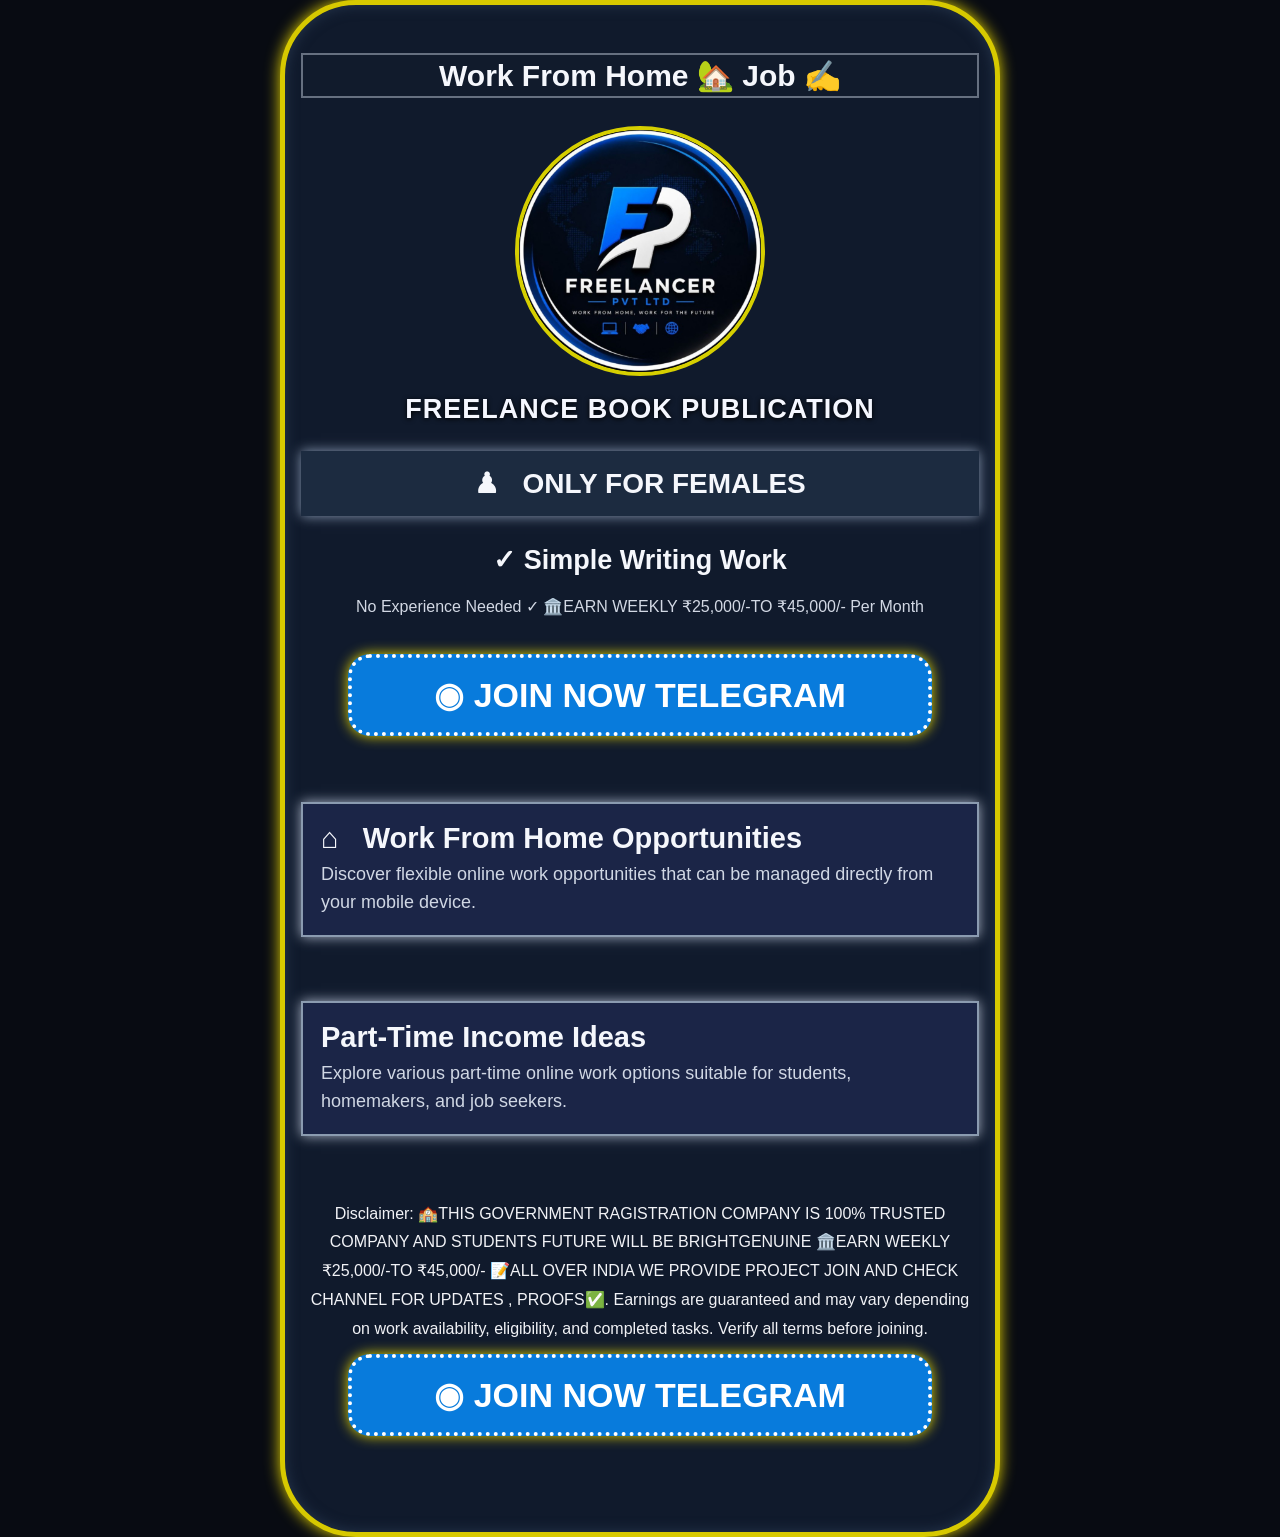
<file: index.html>
<!DOCTYPE html>
<html lang="en">
<head>
<meta charset="UTF-8"><meta name="viewport" content="width=device-width, initial-scale=1.0">
<meta name="theme-color" content="#101a2c">
<title>Freelance Book Publication | Work From Home🏡 Job</title>
<style>
*{box-sizing:border-box} body{margin:0;background:#080b12;color:#f5f7fc;font-family:Arial,Helvetica,sans-serif}
.page{width:min(100%,720px);min-height:100vh;margin:0 auto;padding:26px 16px 30px;background:#101a2c;border:5px solid #d7c900;border-radius:76px;box-shadow:0 0 15px #e6d400, inset 0 0 14px #26364d}
.top{border:2px solid #667080;background:#111b2c;text-align:center;font-size:clamp(20px,4.5vw,30px);font-weight:700;padding:3px;margin:22px 0 28px}
.brand{display:block;width:clamp(170px,42vw,250px);height:clamp(170px,42vw,250px);object-fit:cover;border-radius:50%;margin:0 auto 18px;border:4px solid #d6cf00;background:white}
.brand-name{text-align:center;font-weight:800;font-size:clamp(18px,4.5vw,27px);color:#f5f7ff;letter-spacing:1px;margin:0 0 26px;text-shadow:0 1px 5px #000}
.female{margin:0 0 28px;background:#1c2b40;text-align:center;padding:16px 8px;font-size:clamp(20px,4.5vw,28px);font-weight:800;box-shadow:0 0 12px #8b9cb5}
.work{text-align:center;font-size:clamp(20px,4.2vw,27px);font-weight:700;margin:0 0 18px}
.sub{text-align:center;color:#d2d8e4;font-size:16px;line-height:1.6;margin:0 0 34px}
.join{display:block;text-decoration:none;text-align:center;background:#087bdc;color:white;border:4px dotted #fff;border-radius:22px;padding:16px 8px;margin:0 auto 66px;width:86%;font-size:clamp(20px,5vw,34px);font-weight:800;box-shadow:0 0 13px #e4d600;line-height:1.25}
.info{background:#1b2547;border:2px solid #8b9bb0;box-shadow:0 0 12px #aab4c7;padding:18px;margin:0 0 64px}
.info h2{font-size:clamp(21px,4.5vw,29px);margin:0 0 6px} .info p{font-size:18px;line-height:1.55;color:#d0d7e4;margin:0}
.disclaimer{font-size:16px;line-height:1.8;text-align:center;margin:0 0 10px;color:#f1f2f6}
@media(max-width:420px){.page{border-radius:55px;padding:22px 12px 26px}.join{width:90%;margin-bottom:52px}.info{margin-bottom:48px}}
</style></head>
<body><main class="page">
<div class="top">Work From Home 🏡 Job ✍️</div>
<img class="brand" src="[data-uri]" alt="Freelancer Pvt Ltd logo">
<div class="brand-name">FREELANCE BOOK PUBLICATION</div>
<div class="female">♟ &nbsp; ONLY FOR FEMALES</div>
<div class="work">✓ Simple Writing Work</div>
<p class="sub">No Experience Needed ✓ 🏛️EARN WEEKLY ₹25,000/-TO ₹45,000/-
  Per Month</p>
<a class="join" href="https://t.me/+rKOI4n7TXvplZWJl" target="_blank" rel="noopener">◉ JOIN NOW TELEGRAM</a>
<section class="info"><h2>⌂ &nbsp; Work From Home Opportunities</h2><p>Discover flexible online work opportunities that can be managed directly from your mobile device.</p></section>
<section class="info"><h2>Part-Time Income Ideas</h2><p>Explore various part-time online work options suitable for students, homemakers, and job seekers.</p></section>
<p class="disclaimer">Disclaimer: 🏫THIS GOVERNMENT RAGISTRATION COMPANY IS 100% TRUSTED COMPANY AND STUDENTS FUTURE WILL BE BRIGHTGENUINE 
🏛️EARN WEEKLY ₹25,000/-TO ₹45,000/-
📝ALL OVER INDIA WE PROVIDE PROJECT
JOIN AND CHECK CHANNEL  FOR UPDATES , PROOFS✅. Earnings are guaranteed and may vary depending on work availability, eligibility, and completed tasks. Verify all terms before joining.</p>
  <a class="join" href="https://t.me/+rKOI4n7TXvplZWJl" target="_blank" rel="noopener">◉ JOIN NOW TELEGRAM</a>
</main></body></html>
</file>
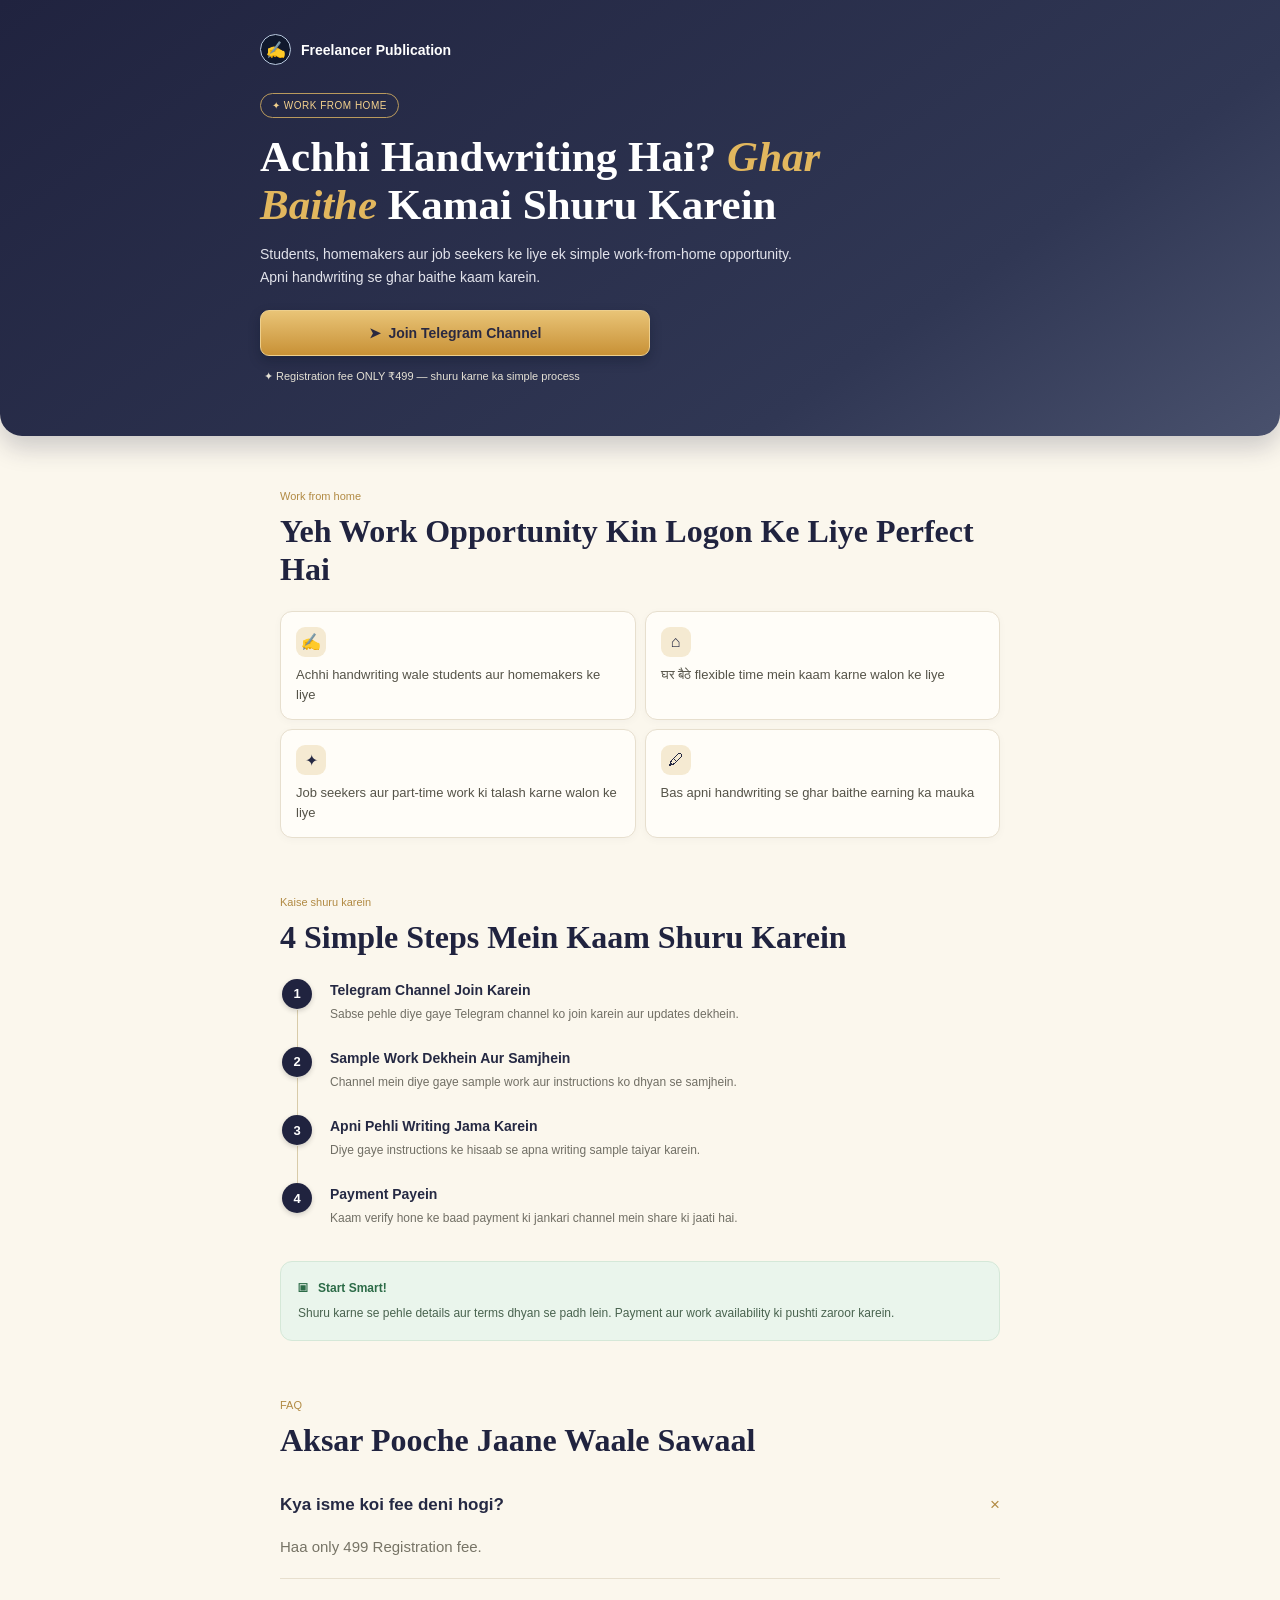
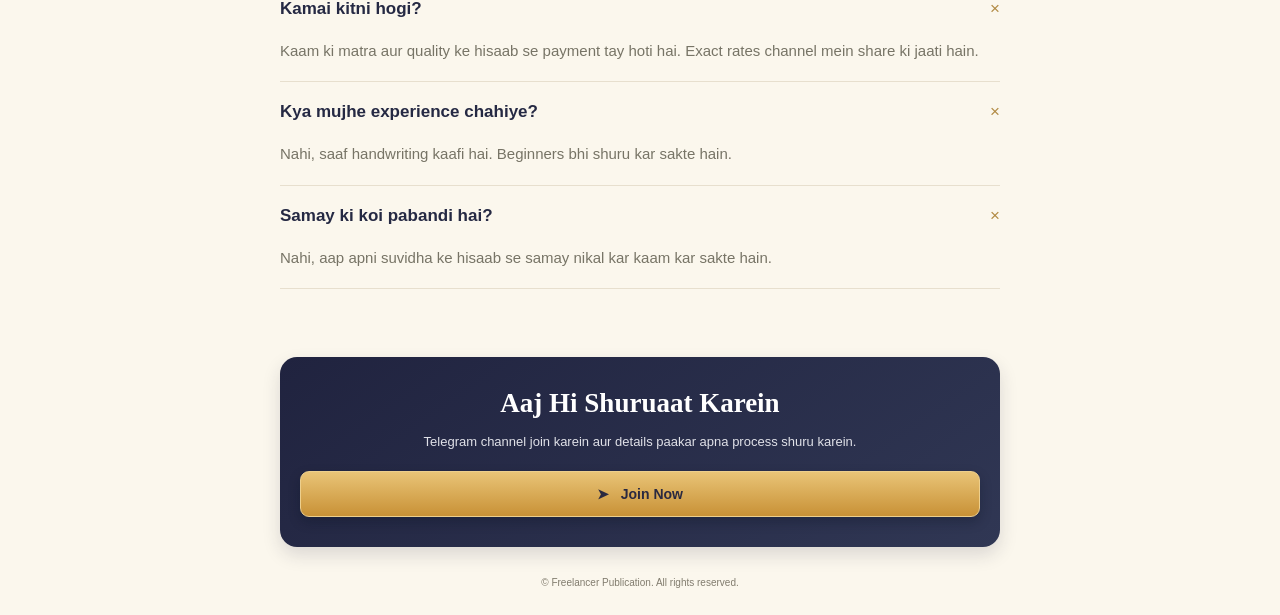
<file: index(4).html>
<!DOCTYPE html>
<html lang="hi">
<head>
<meta charset="UTF-8">
<meta name="viewport" content="width=device-width, initial-scale=1.0">
<meta name="theme-color" content="#20233f">
<title>Freelancer Publication</title>
<style>
:root{--navy:#20233f;--navy2:#303653;--gold:#d6a64e;--cream:#fbf7ed;--ink:#252943;--muted:#777466;--line:#e7dfce;--green:#eaf5ec}
*{box-sizing:border-box}
html{scroll-behavior:smooth}
body{margin:0;background:var(--cream);color:var(--ink);font-family:Georgia,"Times New Roman",serif}
a{color:inherit;text-decoration:none}
.hero{background:linear-gradient(145deg,#20233f 0%,#303754 72%,#49516d 100%);color:#fff;padding:26px 22px 38px;border-radius:0 0 22px 22px;box-shadow:0 12px 25px #20233f35}
.nav{display:flex;align-items:center;gap:10px;font:600 14px Arial,sans-serif;margin-bottom:28px}
.logo{width:31px;height:31px;border-radius:50%;background:#10182d;border:1px solid #b9c9df;display:grid;place-items:center;font-size:16px}
.pill{display:inline-block;border:1px solid #b99a5d;color:#f3d18d;border-radius:20px;padding:6px 11px;font:10px Arial,sans-serif;letter-spacing:.5px;margin-bottom:15px}
h1{font-size:clamp(29px,7vw,43px);line-height:1.12;margin:0 0 14px;font-weight:700;max-width:600px}
h1 em{color:#e2b75e}
.lead{font:14px/1.65 Arial,sans-serif;color:#e2e3eb;max-width:560px;margin:0 0 20px}
.btn{display:block;text-align:center;background:linear-gradient(#e9c477,#c89136);color:#2a2940;border:1px solid #edcf8d;border-radius:9px;padding:14px 18px;font:700 14px Arial,sans-serif;box-shadow:0 5px 12px #080d1c45}
.subnote{font:11px/1.5 Arial,sans-serif;color:#e5e1d5;margin:12px 4px 0}
main{max-width:760px;margin:auto;padding:0 20px}
section{padding:54px 0 4px}
.eyebrow{font:11px Arial,sans-serif;color:#b18a43;margin-bottom:10px}
h2{font-size:clamp(24px,5vw,32px);line-height:1.2;margin:0 0 22px;color:var(--navy)}
.benefits{display:grid;gap:9px}
.benefit{background:#fffdf8;border:1px solid var(--line);border-radius:12px;padding:15px 15px 14px;box-shadow:0 2px 8px #29233b08}
.benefit .ico{width:30px;height:30px;border-radius:9px;background:#f5ead2;display:grid;place-items:center;margin-bottom:8px}
.benefit p{font:13px/1.55 Arial,sans-serif;margin:0;color:#555348}
.steps{position:relative;padding-left:2px}
.step{display:grid;grid-template-columns:36px 1fr;gap:12px;position:relative;padding:0 0 23px}
.step:not(:last-child):after{content:"";position:absolute;left:15px;top:31px;bottom:0;border-left:1px solid #d8cba9}
.num{z-index:1;width:30px;height:30px;border-radius:50%;background:var(--navy);color:#fff;display:grid;place-items:center;font:700 13px Arial,sans-serif;box-shadow:0 2px 5px #2223}
.step h3{font:700 14px Arial,sans-serif;margin:3px 0 7px}
.step p{font:12px/1.6 Arial,sans-serif;color:#716f65;margin:0}
.payment{margin-top:10px;background:var(--green);border:1px solid #d5e8d8;border-radius:12px;padding:17px;font:12px/1.6 Arial,sans-serif;color:#49634f}
.payment strong{display:block;color:#2c6b47;margin:0 0 5px}
.faq{padding-bottom:38px}
.faq h2{margin-bottom:34px}
.faq-item{border-bottom:1px solid var(--line);padding:0 0 18px;margin-bottom:18px}
.faq-q{width:100%;border:0;background:transparent;padding:0;display:flex;justify-content:space-between;gap:12px;text-align:left;color:var(--ink);font:700 17px/1.4 Arial,sans-serif;cursor:pointer}
.faq-q span:last-child{color:#b18a43;font-weight:400}
.faq-a{font:15px/1.65 Arial,sans-serif;color:#777466;margin:18px 0 0;display:none}
.faq-item.open .faq-a{display:block}
.cta{margin:12px 0 28px;padding:30px 20px;background:linear-gradient(145deg,#20233f,#303754);border-radius:17px;color:#fff;text-align:center;box-shadow:0 8px 18px #20233f25}
.cta h2{color:#fff;margin:0 0 12px;font-size:27px}
.cta p{font:13px/1.6 Arial,sans-serif;color:#e0e1e8;margin:0 0 18px}
footer{text-align:center;padding:0 10px 24px;color:#817c6e;font:10px/1.6 Arial,sans-serif}
@media(min-width:650px){.hero{padding:34px max(7vw,32px) 52px}.hero-inner{max-width:760px;margin:auto}.benefits{grid-template-columns:1fr 1fr}.hero .btn{max-width:390px}}
</style>
</head>
<body>
<header class="hero"><div class="hero-inner">
  <div class="nav"><div class="logo">✍</div><span>Freelancer Publication</span></div>
  <div class="pill">✦ WORK FROM HOME</div>
  <h1>Achhi Handwriting Hai? <em>Ghar Baithe</em> Kamai Shuru Karein</h1>
  <p class="lead">Students, homemakers aur job seekers ke liye ek simple work-from-home opportunity. Apni handwriting se ghar baithe kaam karein.</p>
  <a class="btn telegram-link" href="#join">➤ &nbsp;Join Telegram Channel</a>
  <p class="subnote">✦ Registration fee ONLY ₹499 — shuru karne ka simple process</p>
</div></header>

<main>
<section>
  <div class="eyebrow">Work from home</div>
  <h2>Yeh Work Opportunity Kin Logon Ke Liye Perfect Hai</h2>
  <div class="benefits">
    <article class="benefit"><div class="ico">✍️</div><p>Achhi handwriting wale students aur homemakers ke liye</p></article>
    <article class="benefit"><div class="ico">⌂</div><p> घर बैठे flexible time mein kaam karne walon ke liye</p></article>
    <article class="benefit"><div class="ico">✦</div><p>Job seekers aur part-time work ki talash karne walon ke liye</p></article>
    <article class="benefit"><div class="ico">🖊</div><p>Bas apni handwriting se ghar baithe earning ka mauka</p></article>
  </div>
</section>

<section>
  <div class="eyebrow">Kaise shuru karein</div>
  <h2>4 Simple Steps Mein Kaam Shuru Karein</h2>
  <div class="steps">
    <div class="step"><div class="num">1</div><div><h3>Telegram Channel Join Karein</h3><p>Sabse pehle diye gaye Telegram channel ko join karein aur updates dekhein.</p></div></div>
    <div class="step"><div class="num">2</div><div><h3>Sample Work Dekhein Aur Samjhein</h3><p>Channel mein diye gaye sample work aur instructions ko dhyan se samjhein.</p></div></div>
    <div class="step"><div class="num">3</div><div><h3>Apni Pehli Writing Jama Karein</h3><p>Diye gaye instructions ke hisaab se apna writing sample taiyar karein.</p></div></div>
    <div class="step"><div class="num">4</div><div><h3>Payment Payein</h3><p>Kaam verify hone ke baad payment ki jankari channel mein share ki jaati hai.</p></div></div>
  </div>
  <div class="payment"><strong>▣ &nbsp; Start Smart!</strong>Shuru karne se pehle details aur terms dhyan se padh lein. Payment aur work availability ki pushti zaroor karein.</div>
</section>

<section class="faq">
  <div class="eyebrow">FAQ</div>
  <h2>Aksar Pooche Jaane Waale Sawaal</h2>
  <div class="faq-item open"><button class="faq-q" aria-expanded="true">Kya isme koi fee deni hogi?<span>×</span></button><p class="faq-a">Haa only 499 Registration fee.</p></div>
  <div class="faq-item open"><button class="faq-q" aria-expanded="true">Kamai kitni hogi?<span>×</span></button><p class="faq-a">Kaam ki matra aur quality ke hisaab se payment tay hoti hai. Exact rates channel mein share ki jaati hain.</p></div>
  <div class="faq-item open"><button class="faq-q" aria-expanded="true">Kya mujhe experience chahiye?<span>×</span></button><p class="faq-a">Nahi, saaf handwriting kaafi hai. Beginners bhi shuru kar sakte hain.</p></div>
  <div class="faq-item open"><button class="faq-q" aria-expanded="true">Samay ki koi pabandi hai?<span>×</span></button><p class="faq-a">Nahi, aap apni suvidha ke hisaab se samay nikal kar kaam kar sakte hain.</p></div>
</section>

<section class="cta" id="join">
  <h2>Aaj Hi Shuruaat Karein</h2>
  <p>Telegram channel join karein aur details paakar apna process shuru karein.</p>
  <a class="btn telegram-link" href="#join">➤ &nbsp; Join Now</a>
</section>
</main>
<footer>© Freelancer Publication. All rights reserved.</footer>
<script>
document.querySelectorAll('.faq-q').forEach(button=>{
  button.addEventListener('click',()=>{
    const item=button.closest('.faq-item');
    item.classList.toggle('open');
    const expanded=item.classList.contains('open');
    button.setAttribute('aria-expanded',String(expanded));
    button.querySelector('span').textContent=expanded?'×':'+';
  });
});
// Add the original Telegram channel URL to both buttons before publishing.
</script>
</body>
</html>
</file>
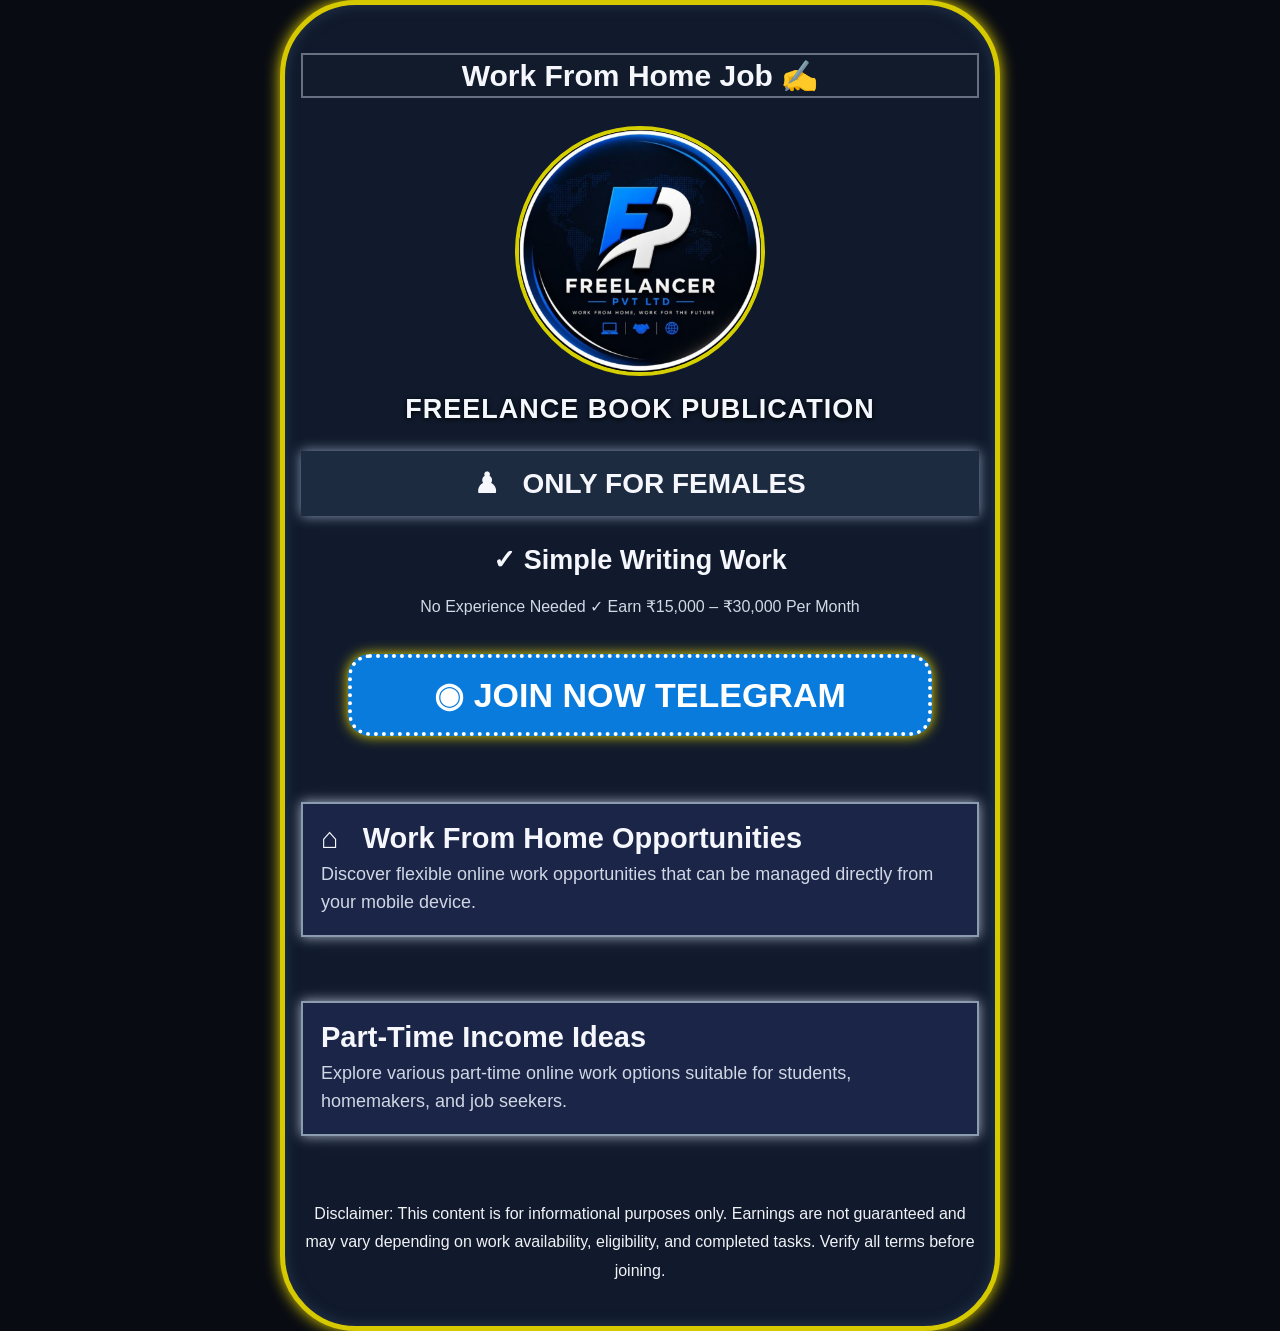
<file: index(6).html>
<!DOCTYPE html>
<html lang="en">
<head>
<meta charset="UTF-8"><meta name="viewport" content="width=device-width, initial-scale=1.0">
<meta name="theme-color" content="#101a2c">
<title>Freelance Book Publication | Work From Home</title>
<style>
*{box-sizing:border-box} body{margin:0;background:#080b12;color:#f5f7fc;font-family:Arial,Helvetica,sans-serif}
.page{width:min(100%,720px);min-height:100vh;margin:0 auto;padding:26px 16px 30px;background:#101a2c;border:5px solid #d7c900;border-radius:76px;box-shadow:0 0 15px #e6d400, inset 0 0 14px #26364d}
.top{border:2px solid #667080;background:#111b2c;text-align:center;font-size:clamp(20px,4.5vw,30px);font-weight:700;padding:3px;margin:22px 0 28px}
.brand{display:block;width:clamp(170px,42vw,250px);height:clamp(170px,42vw,250px);object-fit:cover;border-radius:50%;margin:0 auto 18px;border:4px solid #d6cf00;background:white}
.brand-name{text-align:center;font-weight:800;font-size:clamp(18px,4.5vw,27px);color:#f5f7ff;letter-spacing:1px;margin:0 0 26px;text-shadow:0 1px 5px #000}
.female{margin:0 0 28px;background:#1c2b40;text-align:center;padding:16px 8px;font-size:clamp(20px,4.5vw,28px);font-weight:800;box-shadow:0 0 12px #8b9cb5}
.work{text-align:center;font-size:clamp(20px,4.2vw,27px);font-weight:700;margin:0 0 18px}
.sub{text-align:center;color:#d2d8e4;font-size:16px;line-height:1.6;margin:0 0 34px}
.join{display:block;text-decoration:none;text-align:center;background:#087bdc;color:white;border:4px dotted #fff;border-radius:22px;padding:16px 8px;margin:0 auto 66px;width:86%;font-size:clamp(20px,5vw,34px);font-weight:800;box-shadow:0 0 13px #e4d600;line-height:1.25}
.info{background:#1b2547;border:2px solid #8b9bb0;box-shadow:0 0 12px #aab4c7;padding:18px;margin:0 0 64px}
.info h2{font-size:clamp(21px,4.5vw,29px);margin:0 0 6px} .info p{font-size:18px;line-height:1.55;color:#d0d7e4;margin:0}
.disclaimer{font-size:16px;line-height:1.8;text-align:center;margin:0 0 10px;color:#f1f2f6}
@media(max-width:420px){.page{border-radius:55px;padding:22px 12px 26px}.join{width:90%;margin-bottom:52px}.info{margin-bottom:48px}}
</style></head>
<body><main class="page">
<div class="top">Work From Home Job ✍️</div>
<img class="brand" src="[data-uri]" alt="Freelancer Pvt Ltd logo">
<div class="brand-name">FREELANCE BOOK PUBLICATION</div>
<div class="female">♟ &nbsp; ONLY FOR FEMALES</div>
<div class="work">✓ Simple Writing Work</div>
<p class="sub">No Experience Needed ✓ Earn ₹15,000 – ₹30,000 Per Month</p>
<a class="join" href="https://t.me/+rKOI4n7TXvplZW" target="_blank" rel="noopener">◉ JOIN NOW TELEGRAM</a>
<section class="info"><h2>⌂ &nbsp; Work From Home Opportunities</h2><p>Discover flexible online work opportunities that can be managed directly from your mobile device.</p></section>
<section class="info"><h2>Part-Time Income Ideas</h2><p>Explore various part-time online work options suitable for students, homemakers, and job seekers.</p></section>
<p class="disclaimer">Disclaimer: This content is for informational purposes only. Earnings are not guaranteed and may vary depending on work availability, eligibility, and completed tasks. Verify all terms before joining.</p>
</main></body></html>
</file>
